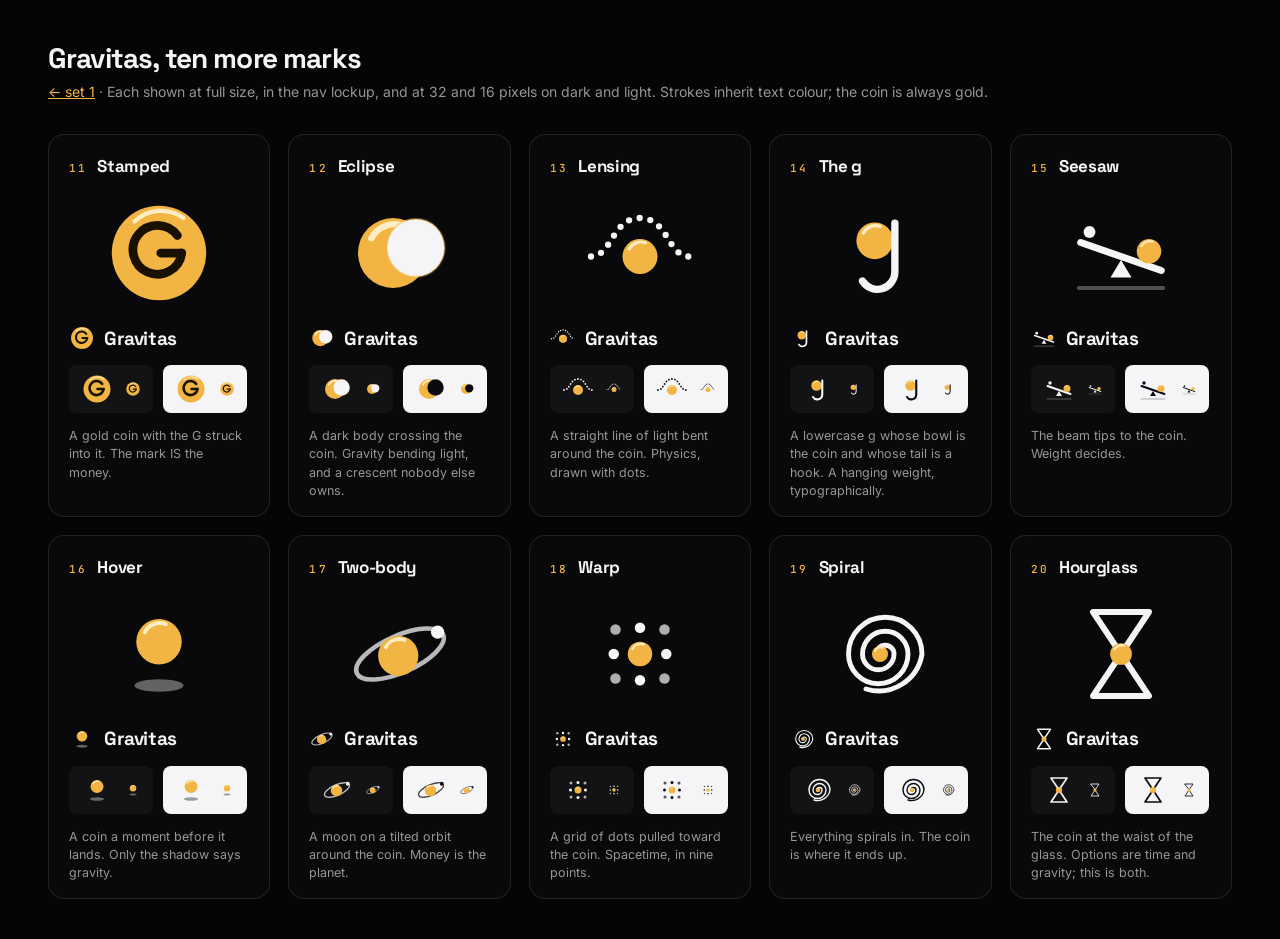
<file: brand/explorations-2.html>
<!doctype html><html lang="en"><head><meta charset="utf-8"><title>Gravitas · logo explorations, set 2</title>
<link href="https://fonts.googleapis.com/css2?family=Space+Grotesk:wght@500;700&family=Inter:wght@400&family=JetBrains+Mono:wght@500&display=swap" rel="stylesheet">
<style>
:root{--bg:#050507;--ink:#f5f5f7;--ink2:rgba(245,245,247,.6);--gold:#f2b544}
body{margin:0;background:var(--bg);color:var(--ink);font-family:Inter,sans-serif;padding:40px 48px}
h1{font:700 28px 'Space Grotesk';letter-spacing:-.03em;margin:0 0 6px}
.sub{color:var(--ink2);font-size:14px;margin:0 0 32px}
main{display:grid;grid-template-columns:repeat(5,1fr);gap:18px}
article{border:1px solid rgba(255,255,255,.1);border-radius:16px;padding:20px 20px 16px;display:flex;flex-direction:column;gap:14px;background:rgba(255,255,255,.02)}
header{display:flex;align-items:baseline;gap:10px}
.n{font:500 11px 'JetBrains Mono';color:var(--gold);letter-spacing:.2em}
h2{font:700 17px 'Space Grotesk';margin:0;letter-spacing:-.02em}
.big{display:flex;justify-content:center;padding:6px 0 2px}
.lock{display:flex;align-items:center;gap:9px;font:700 19px 'Space Grotesk';letter-spacing:-.02em}
.sizes{display:flex;gap:10px}
.sizes span{display:inline-flex;align-items:center;gap:12px;padding:8px 12px;border-radius:8px;background:rgba(255,255,255,.04)}
.sizes .light{background:#f5f5f7;color:#0b0b0f}
p{margin:0;font-size:12.5px;line-height:1.45;color:var(--ink2)}
</style></head><body>
<h1>Gravitas, ten more marks</h1>
<p class="sub"><a href="explorations.html" style="color:#f2b544">← set 1</a> · Each shown at full size, in the nav lockup, and at 32 and 16 pixels on dark and light. Strokes inherit text colour; the coin is always gold.</p>
<main><article>
  <header><span class="n">11</span><h2>Stamped</h2></header>
  <div class="big"><svg viewBox="0 0 64 64" width="112" height="112" xmlns="http://www.w3.org/2000/svg"><circle cx="32" cy="32" r="27" fill="#f2b544"/><path d="M18 14 A22 22 0 0 1 46 12" fill="none" stroke="#fff3d2" stroke-width="2.4" stroke-linecap="round" opacity=".9"/><path d="M42.5 22 A14 14 0 1 0 45 32" stroke="#1a1000" stroke-width="5" stroke-linecap="round" fill="none"/><path d="M33 32 H45" stroke="#1a1000" stroke-width="5" stroke-linecap="round"/></svg></div>
  <div class="lock"><svg viewBox="0 0 64 64" width="26" height="26" xmlns="http://www.w3.org/2000/svg"><circle cx="32" cy="32" r="27" fill="#f2b544"/><path d="M18 14 A22 22 0 0 1 46 12" fill="none" stroke="#fff3d2" stroke-width="2.4" stroke-linecap="round" opacity=".9"/><path d="M42.5 22 A14 14 0 1 0 45 32" stroke="#1a1000" stroke-width="5" stroke-linecap="round" fill="none"/><path d="M33 32 H45" stroke="#1a1000" stroke-width="5" stroke-linecap="round"/></svg><b>Gravitas</b></div>
  <div class="sizes"><span><svg viewBox="0 0 64 64" width="32" height="32" xmlns="http://www.w3.org/2000/svg"><circle cx="32" cy="32" r="27" fill="#f2b544"/><path d="M18 14 A22 22 0 0 1 46 12" fill="none" stroke="#fff3d2" stroke-width="2.4" stroke-linecap="round" opacity=".9"/><path d="M42.5 22 A14 14 0 1 0 45 32" stroke="#1a1000" stroke-width="5" stroke-linecap="round" fill="none"/><path d="M33 32 H45" stroke="#1a1000" stroke-width="5" stroke-linecap="round"/></svg><svg viewBox="0 0 64 64" width="16" height="16" xmlns="http://www.w3.org/2000/svg"><circle cx="32" cy="32" r="27" fill="#f2b544"/><path d="M18 14 A22 22 0 0 1 46 12" fill="none" stroke="#fff3d2" stroke-width="2.4" stroke-linecap="round" opacity=".9"/><path d="M42.5 22 A14 14 0 1 0 45 32" stroke="#1a1000" stroke-width="5" stroke-linecap="round" fill="none"/><path d="M33 32 H45" stroke="#1a1000" stroke-width="5" stroke-linecap="round"/></svg></span><span class="light"><svg viewBox="0 0 64 64" width="32" height="32" xmlns="http://www.w3.org/2000/svg"><circle cx="32" cy="32" r="27" fill="#f2b544"/><path d="M18 14 A22 22 0 0 1 46 12" fill="none" stroke="#fff3d2" stroke-width="2.4" stroke-linecap="round" opacity=".9"/><path d="M42.5 22 A14 14 0 1 0 45 32" stroke="#1a1000" stroke-width="5" stroke-linecap="round" fill="none"/><path d="M33 32 H45" stroke="#1a1000" stroke-width="5" stroke-linecap="round"/></svg><svg viewBox="0 0 64 64" width="16" height="16" xmlns="http://www.w3.org/2000/svg"><circle cx="32" cy="32" r="27" fill="#f2b544"/><path d="M18 14 A22 22 0 0 1 46 12" fill="none" stroke="#fff3d2" stroke-width="2.4" stroke-linecap="round" opacity=".9"/><path d="M42.5 22 A14 14 0 1 0 45 32" stroke="#1a1000" stroke-width="5" stroke-linecap="round" fill="none"/><path d="M33 32 H45" stroke="#1a1000" stroke-width="5" stroke-linecap="round"/></svg></span></div>
  <p>A gold coin with the G struck into it. The mark IS the money.</p>
</article><article>
  <header><span class="n">12</span><h2>Eclipse</h2></header>
  <div class="big"><svg viewBox="0 0 64 64" width="112" height="112" xmlns="http://www.w3.org/2000/svg"><circle cx="28" cy="32" r="20" fill="#f2b544"/><path d="M15.6 23.6 A15.0 15.0 0 0 1 34.0 16.4" fill="none" stroke="#fff3d2" stroke-width="3.6" stroke-linecap="round" opacity=".9"/><circle cx="41" cy="29" r="16.5" fill="currentColor"/><circle cx="41" cy="29" r="16.5" fill="none" stroke="#f2b544" stroke-width="1.2" opacity=".35"/></svg></div>
  <div class="lock"><svg viewBox="0 0 64 64" width="26" height="26" xmlns="http://www.w3.org/2000/svg"><circle cx="28" cy="32" r="20" fill="#f2b544"/><path d="M15.6 23.6 A15.0 15.0 0 0 1 34.0 16.4" fill="none" stroke="#fff3d2" stroke-width="3.6" stroke-linecap="round" opacity=".9"/><circle cx="41" cy="29" r="16.5" fill="currentColor"/><circle cx="41" cy="29" r="16.5" fill="none" stroke="#f2b544" stroke-width="1.2" opacity=".35"/></svg><b>Gravitas</b></div>
  <div class="sizes"><span><svg viewBox="0 0 64 64" width="32" height="32" xmlns="http://www.w3.org/2000/svg"><circle cx="28" cy="32" r="20" fill="#f2b544"/><path d="M15.6 23.6 A15.0 15.0 0 0 1 34.0 16.4" fill="none" stroke="#fff3d2" stroke-width="3.6" stroke-linecap="round" opacity=".9"/><circle cx="41" cy="29" r="16.5" fill="currentColor"/><circle cx="41" cy="29" r="16.5" fill="none" stroke="#f2b544" stroke-width="1.2" opacity=".35"/></svg><svg viewBox="0 0 64 64" width="16" height="16" xmlns="http://www.w3.org/2000/svg"><circle cx="28" cy="32" r="20" fill="#f2b544"/><path d="M15.6 23.6 A15.0 15.0 0 0 1 34.0 16.4" fill="none" stroke="#fff3d2" stroke-width="3.6" stroke-linecap="round" opacity=".9"/><circle cx="41" cy="29" r="16.5" fill="currentColor"/><circle cx="41" cy="29" r="16.5" fill="none" stroke="#f2b544" stroke-width="1.2" opacity=".35"/></svg></span><span class="light"><svg viewBox="0 0 64 64" width="32" height="32" xmlns="http://www.w3.org/2000/svg"><circle cx="28" cy="32" r="20" fill="#f2b544"/><path d="M15.6 23.6 A15.0 15.0 0 0 1 34.0 16.4" fill="none" stroke="#fff3d2" stroke-width="3.6" stroke-linecap="round" opacity=".9"/><circle cx="41" cy="29" r="16.5" fill="currentColor"/><circle cx="41" cy="29" r="16.5" fill="none" stroke="#f2b544" stroke-width="1.2" opacity=".35"/></svg><svg viewBox="0 0 64 64" width="16" height="16" xmlns="http://www.w3.org/2000/svg"><circle cx="28" cy="32" r="20" fill="#f2b544"/><path d="M15.6 23.6 A15.0 15.0 0 0 1 34.0 16.4" fill="none" stroke="#fff3d2" stroke-width="3.6" stroke-linecap="round" opacity=".9"/><circle cx="41" cy="29" r="16.5" fill="currentColor"/><circle cx="41" cy="29" r="16.5" fill="none" stroke="#f2b544" stroke-width="1.2" opacity=".35"/></svg></span></div>
  <p>A dark body crossing the coin. Gravity bending light, and a crescent nobody else owns.</p>
</article><article>
  <header><span class="n">13</span><h2>Lensing</h2></header>
  <div class="big"><svg viewBox="0 0 64 64" width="112" height="112" xmlns="http://www.w3.org/2000/svg"><path d="M4 34 C16 34 16 12 32 12 C48 12 48 34 60 34" stroke="currentColor" stroke-linecap="round" stroke-linejoin="round" fill="none" stroke-width="3.6" stroke-dasharray="0 6.2"/><circle cx="32" cy="34" r="10" fill="#f2b544"/><path d="M25.8 29.8 A7.5 7.5 0 0 1 35.0 26.2" fill="none" stroke="#fff3d2" stroke-width="1.8" stroke-linecap="round" opacity=".9"/></svg></div>
  <div class="lock"><svg viewBox="0 0 64 64" width="26" height="26" xmlns="http://www.w3.org/2000/svg"><path d="M4 34 C16 34 16 12 32 12 C48 12 48 34 60 34" stroke="currentColor" stroke-linecap="round" stroke-linejoin="round" fill="none" stroke-width="3.6" stroke-dasharray="0 6.2"/><circle cx="32" cy="34" r="10" fill="#f2b544"/><path d="M25.8 29.8 A7.5 7.5 0 0 1 35.0 26.2" fill="none" stroke="#fff3d2" stroke-width="1.8" stroke-linecap="round" opacity=".9"/></svg><b>Gravitas</b></div>
  <div class="sizes"><span><svg viewBox="0 0 64 64" width="32" height="32" xmlns="http://www.w3.org/2000/svg"><path d="M4 34 C16 34 16 12 32 12 C48 12 48 34 60 34" stroke="currentColor" stroke-linecap="round" stroke-linejoin="round" fill="none" stroke-width="3.6" stroke-dasharray="0 6.2"/><circle cx="32" cy="34" r="10" fill="#f2b544"/><path d="M25.8 29.8 A7.5 7.5 0 0 1 35.0 26.2" fill="none" stroke="#fff3d2" stroke-width="1.8" stroke-linecap="round" opacity=".9"/></svg><svg viewBox="0 0 64 64" width="16" height="16" xmlns="http://www.w3.org/2000/svg"><path d="M4 34 C16 34 16 12 32 12 C48 12 48 34 60 34" stroke="currentColor" stroke-linecap="round" stroke-linejoin="round" fill="none" stroke-width="3.6" stroke-dasharray="0 6.2"/><circle cx="32" cy="34" r="10" fill="#f2b544"/><path d="M25.8 29.8 A7.5 7.5 0 0 1 35.0 26.2" fill="none" stroke="#fff3d2" stroke-width="1.8" stroke-linecap="round" opacity=".9"/></svg></span><span class="light"><svg viewBox="0 0 64 64" width="32" height="32" xmlns="http://www.w3.org/2000/svg"><path d="M4 34 C16 34 16 12 32 12 C48 12 48 34 60 34" stroke="currentColor" stroke-linecap="round" stroke-linejoin="round" fill="none" stroke-width="3.6" stroke-dasharray="0 6.2"/><circle cx="32" cy="34" r="10" fill="#f2b544"/><path d="M25.8 29.8 A7.5 7.5 0 0 1 35.0 26.2" fill="none" stroke="#fff3d2" stroke-width="1.8" stroke-linecap="round" opacity=".9"/></svg><svg viewBox="0 0 64 64" width="16" height="16" xmlns="http://www.w3.org/2000/svg"><path d="M4 34 C16 34 16 12 32 12 C48 12 48 34 60 34" stroke="currentColor" stroke-linecap="round" stroke-linejoin="round" fill="none" stroke-width="3.6" stroke-dasharray="0 6.2"/><circle cx="32" cy="34" r="10" fill="#f2b544"/><path d="M25.8 29.8 A7.5 7.5 0 0 1 35.0 26.2" fill="none" stroke="#fff3d2" stroke-width="1.8" stroke-linecap="round" opacity=".9"/></svg></span></div>
  <p>A straight line of light bent around the coin. Physics, drawn with dots.</p>
</article><article>
  <header><span class="n">14</span><h2>The g</h2></header>
  <div class="big"><svg viewBox="0 0 64 64" width="112" height="112" xmlns="http://www.w3.org/2000/svg"><circle cx="29" cy="25" r="10.5" fill="#f2b544"/><path d="M22.5 20.6 A7.9 7.9 0 0 1 32.1 16.8" fill="none" stroke="#fff3d2" stroke-width="1.9" stroke-linecap="round" opacity=".9"/><path d="M40.5 15 V43 A10 10 0 0 1 22 48" stroke="currentColor" stroke-linecap="round" stroke-linejoin="round" fill="none" stroke-width="4.2"/></svg></div>
  <div class="lock"><svg viewBox="0 0 64 64" width="26" height="26" xmlns="http://www.w3.org/2000/svg"><circle cx="29" cy="25" r="10.5" fill="#f2b544"/><path d="M22.5 20.6 A7.9 7.9 0 0 1 32.1 16.8" fill="none" stroke="#fff3d2" stroke-width="1.9" stroke-linecap="round" opacity=".9"/><path d="M40.5 15 V43 A10 10 0 0 1 22 48" stroke="currentColor" stroke-linecap="round" stroke-linejoin="round" fill="none" stroke-width="4.2"/></svg><b>Gravitas</b></div>
  <div class="sizes"><span><svg viewBox="0 0 64 64" width="32" height="32" xmlns="http://www.w3.org/2000/svg"><circle cx="29" cy="25" r="10.5" fill="#f2b544"/><path d="M22.5 20.6 A7.9 7.9 0 0 1 32.1 16.8" fill="none" stroke="#fff3d2" stroke-width="1.9" stroke-linecap="round" opacity=".9"/><path d="M40.5 15 V43 A10 10 0 0 1 22 48" stroke="currentColor" stroke-linecap="round" stroke-linejoin="round" fill="none" stroke-width="4.2"/></svg><svg viewBox="0 0 64 64" width="16" height="16" xmlns="http://www.w3.org/2000/svg"><circle cx="29" cy="25" r="10.5" fill="#f2b544"/><path d="M22.5 20.6 A7.9 7.9 0 0 1 32.1 16.8" fill="none" stroke="#fff3d2" stroke-width="1.9" stroke-linecap="round" opacity=".9"/><path d="M40.5 15 V43 A10 10 0 0 1 22 48" stroke="currentColor" stroke-linecap="round" stroke-linejoin="round" fill="none" stroke-width="4.2"/></svg></span><span class="light"><svg viewBox="0 0 64 64" width="32" height="32" xmlns="http://www.w3.org/2000/svg"><circle cx="29" cy="25" r="10.5" fill="#f2b544"/><path d="M22.5 20.6 A7.9 7.9 0 0 1 32.1 16.8" fill="none" stroke="#fff3d2" stroke-width="1.9" stroke-linecap="round" opacity=".9"/><path d="M40.5 15 V43 A10 10 0 0 1 22 48" stroke="currentColor" stroke-linecap="round" stroke-linejoin="round" fill="none" stroke-width="4.2"/></svg><svg viewBox="0 0 64 64" width="16" height="16" xmlns="http://www.w3.org/2000/svg"><circle cx="29" cy="25" r="10.5" fill="#f2b544"/><path d="M22.5 20.6 A7.9 7.9 0 0 1 32.1 16.8" fill="none" stroke="#fff3d2" stroke-width="1.9" stroke-linecap="round" opacity=".9"/><path d="M40.5 15 V43 A10 10 0 0 1 22 48" stroke="currentColor" stroke-linecap="round" stroke-linejoin="round" fill="none" stroke-width="4.2"/></svg></span></div>
  <p>A lowercase g whose bowl is the coin and whose tail is a hook. A hanging weight, typographically.</p>
</article><article>
  <header><span class="n">15</span><h2>Seesaw</h2></header>
  <div class="big"><svg viewBox="0 0 64 64" width="112" height="112" xmlns="http://www.w3.org/2000/svg"><path d="M8 52 H56" stroke="currentColor" stroke-linecap="round" stroke-linejoin="round" fill="none" stroke-width="2.4" opacity=".3"/><path d="M26 46 L32 36 L38 46 Z" fill="currentColor"/><path d="M9 26 L55 42" stroke="currentColor" stroke-linecap="round" stroke-linejoin="round" fill="none" stroke-width="4"/><circle cx="14" cy="20" r="3.4" fill="currentColor"/><circle cx="48" cy="31" r="7" fill="#f2b544"/><path d="M43.7 28.1 A5.2 5.2 0 0 1 50.1 25.5" fill="none" stroke="#fff3d2" stroke-width="1.3" stroke-linecap="round" opacity=".9"/></svg></div>
  <div class="lock"><svg viewBox="0 0 64 64" width="26" height="26" xmlns="http://www.w3.org/2000/svg"><path d="M8 52 H56" stroke="currentColor" stroke-linecap="round" stroke-linejoin="round" fill="none" stroke-width="2.4" opacity=".3"/><path d="M26 46 L32 36 L38 46 Z" fill="currentColor"/><path d="M9 26 L55 42" stroke="currentColor" stroke-linecap="round" stroke-linejoin="round" fill="none" stroke-width="4"/><circle cx="14" cy="20" r="3.4" fill="currentColor"/><circle cx="48" cy="31" r="7" fill="#f2b544"/><path d="M43.7 28.1 A5.2 5.2 0 0 1 50.1 25.5" fill="none" stroke="#fff3d2" stroke-width="1.3" stroke-linecap="round" opacity=".9"/></svg><b>Gravitas</b></div>
  <div class="sizes"><span><svg viewBox="0 0 64 64" width="32" height="32" xmlns="http://www.w3.org/2000/svg"><path d="M8 52 H56" stroke="currentColor" stroke-linecap="round" stroke-linejoin="round" fill="none" stroke-width="2.4" opacity=".3"/><path d="M26 46 L32 36 L38 46 Z" fill="currentColor"/><path d="M9 26 L55 42" stroke="currentColor" stroke-linecap="round" stroke-linejoin="round" fill="none" stroke-width="4"/><circle cx="14" cy="20" r="3.4" fill="currentColor"/><circle cx="48" cy="31" r="7" fill="#f2b544"/><path d="M43.7 28.1 A5.2 5.2 0 0 1 50.1 25.5" fill="none" stroke="#fff3d2" stroke-width="1.3" stroke-linecap="round" opacity=".9"/></svg><svg viewBox="0 0 64 64" width="16" height="16" xmlns="http://www.w3.org/2000/svg"><path d="M8 52 H56" stroke="currentColor" stroke-linecap="round" stroke-linejoin="round" fill="none" stroke-width="2.4" opacity=".3"/><path d="M26 46 L32 36 L38 46 Z" fill="currentColor"/><path d="M9 26 L55 42" stroke="currentColor" stroke-linecap="round" stroke-linejoin="round" fill="none" stroke-width="4"/><circle cx="14" cy="20" r="3.4" fill="currentColor"/><circle cx="48" cy="31" r="7" fill="#f2b544"/><path d="M43.7 28.1 A5.2 5.2 0 0 1 50.1 25.5" fill="none" stroke="#fff3d2" stroke-width="1.3" stroke-linecap="round" opacity=".9"/></svg></span><span class="light"><svg viewBox="0 0 64 64" width="32" height="32" xmlns="http://www.w3.org/2000/svg"><path d="M8 52 H56" stroke="currentColor" stroke-linecap="round" stroke-linejoin="round" fill="none" stroke-width="2.4" opacity=".3"/><path d="M26 46 L32 36 L38 46 Z" fill="currentColor"/><path d="M9 26 L55 42" stroke="currentColor" stroke-linecap="round" stroke-linejoin="round" fill="none" stroke-width="4"/><circle cx="14" cy="20" r="3.4" fill="currentColor"/><circle cx="48" cy="31" r="7" fill="#f2b544"/><path d="M43.7 28.1 A5.2 5.2 0 0 1 50.1 25.5" fill="none" stroke="#fff3d2" stroke-width="1.3" stroke-linecap="round" opacity=".9"/></svg><svg viewBox="0 0 64 64" width="16" height="16" xmlns="http://www.w3.org/2000/svg"><path d="M8 52 H56" stroke="currentColor" stroke-linecap="round" stroke-linejoin="round" fill="none" stroke-width="2.4" opacity=".3"/><path d="M26 46 L32 36 L38 46 Z" fill="currentColor"/><path d="M9 26 L55 42" stroke="currentColor" stroke-linecap="round" stroke-linejoin="round" fill="none" stroke-width="4"/><circle cx="14" cy="20" r="3.4" fill="currentColor"/><circle cx="48" cy="31" r="7" fill="#f2b544"/><path d="M43.7 28.1 A5.2 5.2 0 0 1 50.1 25.5" fill="none" stroke="#fff3d2" stroke-width="1.3" stroke-linecap="round" opacity=".9"/></svg></span></div>
  <p>The beam tips to the coin. Weight decides.</p>
</article><article>
  <header><span class="n">16</span><h2>Hover</h2></header>
  <div class="big"><svg viewBox="0 0 64 64" width="112" height="112" xmlns="http://www.w3.org/2000/svg"><circle cx="32" cy="25" r="13" fill="#f2b544"/><path d="M23.9 19.5 A9.8 9.8 0 0 1 35.9 14.9" fill="none" stroke="#fff3d2" stroke-width="2.3" stroke-linecap="round" opacity=".9"/><ellipse cx="32" cy="50" rx="14" ry="3.6" fill="currentColor" opacity=".38"/></svg></div>
  <div class="lock"><svg viewBox="0 0 64 64" width="26" height="26" xmlns="http://www.w3.org/2000/svg"><circle cx="32" cy="25" r="13" fill="#f2b544"/><path d="M23.9 19.5 A9.8 9.8 0 0 1 35.9 14.9" fill="none" stroke="#fff3d2" stroke-width="2.3" stroke-linecap="round" opacity=".9"/><ellipse cx="32" cy="50" rx="14" ry="3.6" fill="currentColor" opacity=".38"/></svg><b>Gravitas</b></div>
  <div class="sizes"><span><svg viewBox="0 0 64 64" width="32" height="32" xmlns="http://www.w3.org/2000/svg"><circle cx="32" cy="25" r="13" fill="#f2b544"/><path d="M23.9 19.5 A9.8 9.8 0 0 1 35.9 14.9" fill="none" stroke="#fff3d2" stroke-width="2.3" stroke-linecap="round" opacity=".9"/><ellipse cx="32" cy="50" rx="14" ry="3.6" fill="currentColor" opacity=".38"/></svg><svg viewBox="0 0 64 64" width="16" height="16" xmlns="http://www.w3.org/2000/svg"><circle cx="32" cy="25" r="13" fill="#f2b544"/><path d="M23.9 19.5 A9.8 9.8 0 0 1 35.9 14.9" fill="none" stroke="#fff3d2" stroke-width="2.3" stroke-linecap="round" opacity=".9"/><ellipse cx="32" cy="50" rx="14" ry="3.6" fill="currentColor" opacity=".38"/></svg></span><span class="light"><svg viewBox="0 0 64 64" width="32" height="32" xmlns="http://www.w3.org/2000/svg"><circle cx="32" cy="25" r="13" fill="#f2b544"/><path d="M23.9 19.5 A9.8 9.8 0 0 1 35.9 14.9" fill="none" stroke="#fff3d2" stroke-width="2.3" stroke-linecap="round" opacity=".9"/><ellipse cx="32" cy="50" rx="14" ry="3.6" fill="currentColor" opacity=".38"/></svg><svg viewBox="0 0 64 64" width="16" height="16" xmlns="http://www.w3.org/2000/svg"><circle cx="32" cy="25" r="13" fill="#f2b544"/><path d="M23.9 19.5 A9.8 9.8 0 0 1 35.9 14.9" fill="none" stroke="#fff3d2" stroke-width="2.3" stroke-linecap="round" opacity=".9"/><ellipse cx="32" cy="50" rx="14" ry="3.6" fill="currentColor" opacity=".38"/></svg></span></div>
  <p>A coin a moment before it lands. Only the shadow says gravity.</p>
</article><article>
  <header><span class="n">17</span><h2>Two-body</h2></header>
  <div class="big"><svg viewBox="0 0 64 64" width="112" height="112" xmlns="http://www.w3.org/2000/svg"><ellipse cx="32" cy="32" rx="27" ry="10.5" transform="rotate(-24 32 32)" stroke="currentColor" stroke-linecap="round" stroke-linejoin="round" fill="none" stroke-width="2.6" opacity=".75"/><circle cx="31" cy="33" r="11.5" fill="#f2b544"/><path d="M23.9 28.2 A8.6 8.6 0 0 1 34.5 24.0" fill="none" stroke="#fff3d2" stroke-width="2.1" stroke-linecap="round" opacity=".9"/><circle cx="53.5" cy="19.5" r="3.8" fill="currentColor"/></svg></div>
  <div class="lock"><svg viewBox="0 0 64 64" width="26" height="26" xmlns="http://www.w3.org/2000/svg"><ellipse cx="32" cy="32" rx="27" ry="10.5" transform="rotate(-24 32 32)" stroke="currentColor" stroke-linecap="round" stroke-linejoin="round" fill="none" stroke-width="2.6" opacity=".75"/><circle cx="31" cy="33" r="11.5" fill="#f2b544"/><path d="M23.9 28.2 A8.6 8.6 0 0 1 34.5 24.0" fill="none" stroke="#fff3d2" stroke-width="2.1" stroke-linecap="round" opacity=".9"/><circle cx="53.5" cy="19.5" r="3.8" fill="currentColor"/></svg><b>Gravitas</b></div>
  <div class="sizes"><span><svg viewBox="0 0 64 64" width="32" height="32" xmlns="http://www.w3.org/2000/svg"><ellipse cx="32" cy="32" rx="27" ry="10.5" transform="rotate(-24 32 32)" stroke="currentColor" stroke-linecap="round" stroke-linejoin="round" fill="none" stroke-width="2.6" opacity=".75"/><circle cx="31" cy="33" r="11.5" fill="#f2b544"/><path d="M23.9 28.2 A8.6 8.6 0 0 1 34.5 24.0" fill="none" stroke="#fff3d2" stroke-width="2.1" stroke-linecap="round" opacity=".9"/><circle cx="53.5" cy="19.5" r="3.8" fill="currentColor"/></svg><svg viewBox="0 0 64 64" width="16" height="16" xmlns="http://www.w3.org/2000/svg"><ellipse cx="32" cy="32" rx="27" ry="10.5" transform="rotate(-24 32 32)" stroke="currentColor" stroke-linecap="round" stroke-linejoin="round" fill="none" stroke-width="2.6" opacity=".75"/><circle cx="31" cy="33" r="11.5" fill="#f2b544"/><path d="M23.9 28.2 A8.6 8.6 0 0 1 34.5 24.0" fill="none" stroke="#fff3d2" stroke-width="2.1" stroke-linecap="round" opacity=".9"/><circle cx="53.5" cy="19.5" r="3.8" fill="currentColor"/></svg></span><span class="light"><svg viewBox="0 0 64 64" width="32" height="32" xmlns="http://www.w3.org/2000/svg"><ellipse cx="32" cy="32" rx="27" ry="10.5" transform="rotate(-24 32 32)" stroke="currentColor" stroke-linecap="round" stroke-linejoin="round" fill="none" stroke-width="2.6" opacity=".75"/><circle cx="31" cy="33" r="11.5" fill="#f2b544"/><path d="M23.9 28.2 A8.6 8.6 0 0 1 34.5 24.0" fill="none" stroke="#fff3d2" stroke-width="2.1" stroke-linecap="round" opacity=".9"/><circle cx="53.5" cy="19.5" r="3.8" fill="currentColor"/></svg><svg viewBox="0 0 64 64" width="16" height="16" xmlns="http://www.w3.org/2000/svg"><ellipse cx="32" cy="32" rx="27" ry="10.5" transform="rotate(-24 32 32)" stroke="currentColor" stroke-linecap="round" stroke-linejoin="round" fill="none" stroke-width="2.6" opacity=".75"/><circle cx="31" cy="33" r="11.5" fill="#f2b544"/><path d="M23.9 28.2 A8.6 8.6 0 0 1 34.5 24.0" fill="none" stroke="#fff3d2" stroke-width="2.1" stroke-linecap="round" opacity=".9"/><circle cx="53.5" cy="19.5" r="3.8" fill="currentColor"/></svg></span></div>
  <p>A moon on a tilted orbit around the coin. Money is the planet.</p>
</article><article>
  <header><span class="n">18</span><h2>Warp</h2></header>
  <div class="big"><svg viewBox="0 0 64 64" width="112" height="112" xmlns="http://www.w3.org/2000/svg"><g fill="currentColor"><circle cx="18" cy="18" r="3" opacity=".7"/><circle cx="32" cy="17" r="3"/><circle cx="46" cy="18" r="3" opacity=".7"/><circle cx="17" cy="32" r="3"/><circle cx="47" cy="32" r="3"/><circle cx="18" cy="46" r="3" opacity=".7"/><circle cx="32" cy="47" r="3"/><circle cx="46" cy="46" r="3" opacity=".7"/></g><circle cx="32" cy="32" r="7" fill="#f2b544"/><path d="M27.7 29.1 A5.2 5.2 0 0 1 34.1 26.5" fill="none" stroke="#fff3d2" stroke-width="1.3" stroke-linecap="round" opacity=".9"/></svg></div>
  <div class="lock"><svg viewBox="0 0 64 64" width="26" height="26" xmlns="http://www.w3.org/2000/svg"><g fill="currentColor"><circle cx="18" cy="18" r="3" opacity=".7"/><circle cx="32" cy="17" r="3"/><circle cx="46" cy="18" r="3" opacity=".7"/><circle cx="17" cy="32" r="3"/><circle cx="47" cy="32" r="3"/><circle cx="18" cy="46" r="3" opacity=".7"/><circle cx="32" cy="47" r="3"/><circle cx="46" cy="46" r="3" opacity=".7"/></g><circle cx="32" cy="32" r="7" fill="#f2b544"/><path d="M27.7 29.1 A5.2 5.2 0 0 1 34.1 26.5" fill="none" stroke="#fff3d2" stroke-width="1.3" stroke-linecap="round" opacity=".9"/></svg><b>Gravitas</b></div>
  <div class="sizes"><span><svg viewBox="0 0 64 64" width="32" height="32" xmlns="http://www.w3.org/2000/svg"><g fill="currentColor"><circle cx="18" cy="18" r="3" opacity=".7"/><circle cx="32" cy="17" r="3"/><circle cx="46" cy="18" r="3" opacity=".7"/><circle cx="17" cy="32" r="3"/><circle cx="47" cy="32" r="3"/><circle cx="18" cy="46" r="3" opacity=".7"/><circle cx="32" cy="47" r="3"/><circle cx="46" cy="46" r="3" opacity=".7"/></g><circle cx="32" cy="32" r="7" fill="#f2b544"/><path d="M27.7 29.1 A5.2 5.2 0 0 1 34.1 26.5" fill="none" stroke="#fff3d2" stroke-width="1.3" stroke-linecap="round" opacity=".9"/></svg><svg viewBox="0 0 64 64" width="16" height="16" xmlns="http://www.w3.org/2000/svg"><g fill="currentColor"><circle cx="18" cy="18" r="3" opacity=".7"/><circle cx="32" cy="17" r="3"/><circle cx="46" cy="18" r="3" opacity=".7"/><circle cx="17" cy="32" r="3"/><circle cx="47" cy="32" r="3"/><circle cx="18" cy="46" r="3" opacity=".7"/><circle cx="32" cy="47" r="3"/><circle cx="46" cy="46" r="3" opacity=".7"/></g><circle cx="32" cy="32" r="7" fill="#f2b544"/><path d="M27.7 29.1 A5.2 5.2 0 0 1 34.1 26.5" fill="none" stroke="#fff3d2" stroke-width="1.3" stroke-linecap="round" opacity=".9"/></svg></span><span class="light"><svg viewBox="0 0 64 64" width="32" height="32" xmlns="http://www.w3.org/2000/svg"><g fill="currentColor"><circle cx="18" cy="18" r="3" opacity=".7"/><circle cx="32" cy="17" r="3"/><circle cx="46" cy="18" r="3" opacity=".7"/><circle cx="17" cy="32" r="3"/><circle cx="47" cy="32" r="3"/><circle cx="18" cy="46" r="3" opacity=".7"/><circle cx="32" cy="47" r="3"/><circle cx="46" cy="46" r="3" opacity=".7"/></g><circle cx="32" cy="32" r="7" fill="#f2b544"/><path d="M27.7 29.1 A5.2 5.2 0 0 1 34.1 26.5" fill="none" stroke="#fff3d2" stroke-width="1.3" stroke-linecap="round" opacity=".9"/></svg><svg viewBox="0 0 64 64" width="16" height="16" xmlns="http://www.w3.org/2000/svg"><g fill="currentColor"><circle cx="18" cy="18" r="3" opacity=".7"/><circle cx="32" cy="17" r="3"/><circle cx="46" cy="18" r="3" opacity=".7"/><circle cx="17" cy="32" r="3"/><circle cx="47" cy="32" r="3"/><circle cx="18" cy="46" r="3" opacity=".7"/><circle cx="32" cy="47" r="3"/><circle cx="46" cy="46" r="3" opacity=".7"/></g><circle cx="32" cy="32" r="7" fill="#f2b544"/><path d="M27.7 29.1 A5.2 5.2 0 0 1 34.1 26.5" fill="none" stroke="#fff3d2" stroke-width="1.3" stroke-linecap="round" opacity=".9"/></svg></span></div>
  <p>A grid of dots pulled toward the coin. Spacetime, in nine points.</p>
</article><article>
  <header><span class="n">19</span><h2>Spiral</h2></header>
  <div class="big"><svg viewBox="0 0 64 64" width="112" height="112" xmlns="http://www.w3.org/2000/svg"><path d="M34 32 A2 2 0 0 1 30 32 A5 5 0 0 1 40 32 A9 9 0 0 1 22 32 A13 13 0 0 1 48 32 A17 17 0 0 1 14 32 A21 21 0 0 1 56 32 A25 25 0 0 1 24 52" stroke="currentColor" stroke-linecap="round" stroke-linejoin="round" fill="none" stroke-width="2.8"/><circle cx="32" cy="32" r="4.6" fill="#f2b544"/><path d="M29.1 30.1 A3.4 3.4 0 0 1 33.4 28.4" fill="none" stroke="#fff3d2" stroke-width="1.2" stroke-linecap="round" opacity=".9"/></svg></div>
  <div class="lock"><svg viewBox="0 0 64 64" width="26" height="26" xmlns="http://www.w3.org/2000/svg"><path d="M34 32 A2 2 0 0 1 30 32 A5 5 0 0 1 40 32 A9 9 0 0 1 22 32 A13 13 0 0 1 48 32 A17 17 0 0 1 14 32 A21 21 0 0 1 56 32 A25 25 0 0 1 24 52" stroke="currentColor" stroke-linecap="round" stroke-linejoin="round" fill="none" stroke-width="2.8"/><circle cx="32" cy="32" r="4.6" fill="#f2b544"/><path d="M29.1 30.1 A3.4 3.4 0 0 1 33.4 28.4" fill="none" stroke="#fff3d2" stroke-width="1.2" stroke-linecap="round" opacity=".9"/></svg><b>Gravitas</b></div>
  <div class="sizes"><span><svg viewBox="0 0 64 64" width="32" height="32" xmlns="http://www.w3.org/2000/svg"><path d="M34 32 A2 2 0 0 1 30 32 A5 5 0 0 1 40 32 A9 9 0 0 1 22 32 A13 13 0 0 1 48 32 A17 17 0 0 1 14 32 A21 21 0 0 1 56 32 A25 25 0 0 1 24 52" stroke="currentColor" stroke-linecap="round" stroke-linejoin="round" fill="none" stroke-width="2.8"/><circle cx="32" cy="32" r="4.6" fill="#f2b544"/><path d="M29.1 30.1 A3.4 3.4 0 0 1 33.4 28.4" fill="none" stroke="#fff3d2" stroke-width="1.2" stroke-linecap="round" opacity=".9"/></svg><svg viewBox="0 0 64 64" width="16" height="16" xmlns="http://www.w3.org/2000/svg"><path d="M34 32 A2 2 0 0 1 30 32 A5 5 0 0 1 40 32 A9 9 0 0 1 22 32 A13 13 0 0 1 48 32 A17 17 0 0 1 14 32 A21 21 0 0 1 56 32 A25 25 0 0 1 24 52" stroke="currentColor" stroke-linecap="round" stroke-linejoin="round" fill="none" stroke-width="2.8"/><circle cx="32" cy="32" r="4.6" fill="#f2b544"/><path d="M29.1 30.1 A3.4 3.4 0 0 1 33.4 28.4" fill="none" stroke="#fff3d2" stroke-width="1.2" stroke-linecap="round" opacity=".9"/></svg></span><span class="light"><svg viewBox="0 0 64 64" width="32" height="32" xmlns="http://www.w3.org/2000/svg"><path d="M34 32 A2 2 0 0 1 30 32 A5 5 0 0 1 40 32 A9 9 0 0 1 22 32 A13 13 0 0 1 48 32 A17 17 0 0 1 14 32 A21 21 0 0 1 56 32 A25 25 0 0 1 24 52" stroke="currentColor" stroke-linecap="round" stroke-linejoin="round" fill="none" stroke-width="2.8"/><circle cx="32" cy="32" r="4.6" fill="#f2b544"/><path d="M29.1 30.1 A3.4 3.4 0 0 1 33.4 28.4" fill="none" stroke="#fff3d2" stroke-width="1.2" stroke-linecap="round" opacity=".9"/></svg><svg viewBox="0 0 64 64" width="16" height="16" xmlns="http://www.w3.org/2000/svg"><path d="M34 32 A2 2 0 0 1 30 32 A5 5 0 0 1 40 32 A9 9 0 0 1 22 32 A13 13 0 0 1 48 32 A17 17 0 0 1 14 32 A21 21 0 0 1 56 32 A25 25 0 0 1 24 52" stroke="currentColor" stroke-linecap="round" stroke-linejoin="round" fill="none" stroke-width="2.8"/><circle cx="32" cy="32" r="4.6" fill="#f2b544"/><path d="M29.1 30.1 A3.4 3.4 0 0 1 33.4 28.4" fill="none" stroke="#fff3d2" stroke-width="1.2" stroke-linecap="round" opacity=".9"/></svg></span></div>
  <p>Everything spirals in. The coin is where it ends up.</p>
</article><article>
  <header><span class="n">20</span><h2>Hourglass</h2></header>
  <div class="big"><svg viewBox="0 0 64 64" width="112" height="112" xmlns="http://www.w3.org/2000/svg"><path d="M16 8 H48 L32 32 L48 56 H16 L32 32 Z" stroke="currentColor" stroke-linecap="round" stroke-linejoin="round" fill="none" stroke-width="3.4"/><circle cx="32" cy="32" r="6.2" fill="#f2b544"/><path d="M28.2 29.4 A4.7 4.7 0 0 1 33.9 27.2" fill="none" stroke="#fff3d2" stroke-width="1.2" stroke-linecap="round" opacity=".9"/></svg></div>
  <div class="lock"><svg viewBox="0 0 64 64" width="26" height="26" xmlns="http://www.w3.org/2000/svg"><path d="M16 8 H48 L32 32 L48 56 H16 L32 32 Z" stroke="currentColor" stroke-linecap="round" stroke-linejoin="round" fill="none" stroke-width="3.4"/><circle cx="32" cy="32" r="6.2" fill="#f2b544"/><path d="M28.2 29.4 A4.7 4.7 0 0 1 33.9 27.2" fill="none" stroke="#fff3d2" stroke-width="1.2" stroke-linecap="round" opacity=".9"/></svg><b>Gravitas</b></div>
  <div class="sizes"><span><svg viewBox="0 0 64 64" width="32" height="32" xmlns="http://www.w3.org/2000/svg"><path d="M16 8 H48 L32 32 L48 56 H16 L32 32 Z" stroke="currentColor" stroke-linecap="round" stroke-linejoin="round" fill="none" stroke-width="3.4"/><circle cx="32" cy="32" r="6.2" fill="#f2b544"/><path d="M28.2 29.4 A4.7 4.7 0 0 1 33.9 27.2" fill="none" stroke="#fff3d2" stroke-width="1.2" stroke-linecap="round" opacity=".9"/></svg><svg viewBox="0 0 64 64" width="16" height="16" xmlns="http://www.w3.org/2000/svg"><path d="M16 8 H48 L32 32 L48 56 H16 L32 32 Z" stroke="currentColor" stroke-linecap="round" stroke-linejoin="round" fill="none" stroke-width="3.4"/><circle cx="32" cy="32" r="6.2" fill="#f2b544"/><path d="M28.2 29.4 A4.7 4.7 0 0 1 33.9 27.2" fill="none" stroke="#fff3d2" stroke-width="1.2" stroke-linecap="round" opacity=".9"/></svg></span><span class="light"><svg viewBox="0 0 64 64" width="32" height="32" xmlns="http://www.w3.org/2000/svg"><path d="M16 8 H48 L32 32 L48 56 H16 L32 32 Z" stroke="currentColor" stroke-linecap="round" stroke-linejoin="round" fill="none" stroke-width="3.4"/><circle cx="32" cy="32" r="6.2" fill="#f2b544"/><path d="M28.2 29.4 A4.7 4.7 0 0 1 33.9 27.2" fill="none" stroke="#fff3d2" stroke-width="1.2" stroke-linecap="round" opacity=".9"/></svg><svg viewBox="0 0 64 64" width="16" height="16" xmlns="http://www.w3.org/2000/svg"><path d="M16 8 H48 L32 32 L48 56 H16 L32 32 Z" stroke="currentColor" stroke-linecap="round" stroke-linejoin="round" fill="none" stroke-width="3.4"/><circle cx="32" cy="32" r="6.2" fill="#f2b544"/><path d="M28.2 29.4 A4.7 4.7 0 0 1 33.9 27.2" fill="none" stroke="#fff3d2" stroke-width="1.2" stroke-linecap="round" opacity=".9"/></svg></span></div>
  <p>The coin at the waist of the glass. Options are time and gravity; this is both.</p>
</article></main>
</body></html>
</file>
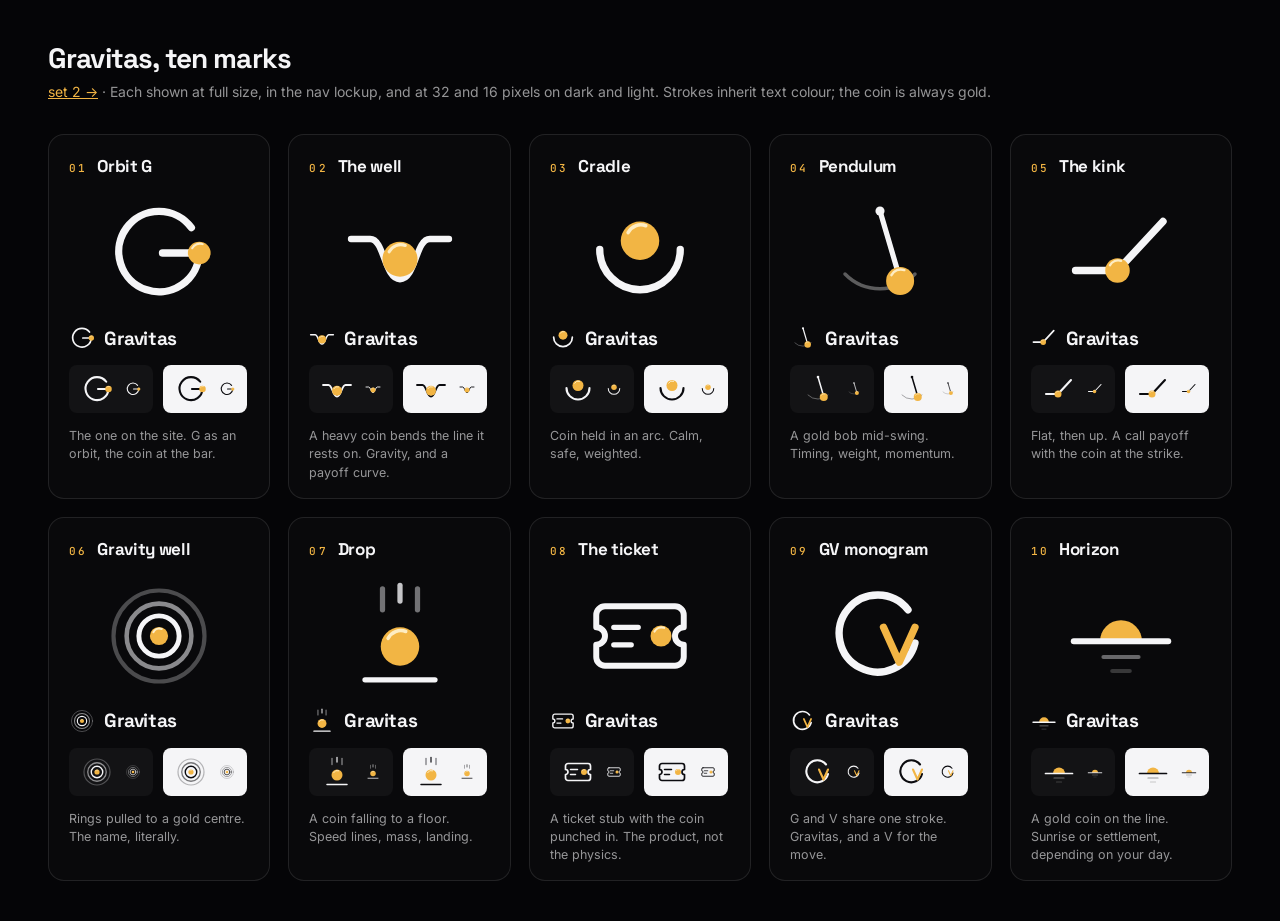
<file: brand/explorations.html>
<!doctype html><html lang="en"><head><meta charset="utf-8"><title>Gravitas · logo explorations</title>
<link href="https://fonts.googleapis.com/css2?family=Space+Grotesk:wght@500;700&family=Inter:wght@400&family=JetBrains+Mono:wght@500&display=swap" rel="stylesheet">
<style>
:root{--bg:#050507;--ink:#f5f5f7;--ink2:rgba(245,245,247,.6);--gold:#f2b544}
body{margin:0;background:var(--bg);color:var(--ink);font-family:Inter,sans-serif;padding:40px 48px}
h1{font:700 28px 'Space Grotesk';letter-spacing:-.03em;margin:0 0 6px}
.sub{color:var(--ink2);font-size:14px;margin:0 0 32px}
main{display:grid;grid-template-columns:repeat(5,1fr);gap:18px}
article{border:1px solid rgba(255,255,255,.1);border-radius:16px;padding:20px 20px 16px;display:flex;flex-direction:column;gap:14px;background:rgba(255,255,255,.02)}
header{display:flex;align-items:baseline;gap:10px}
.n{font:500 11px 'JetBrains Mono';color:var(--gold);letter-spacing:.2em}
h2{font:700 17px 'Space Grotesk';margin:0;letter-spacing:-.02em}
.big{display:flex;justify-content:center;padding:6px 0 2px}
.lock{display:flex;align-items:center;gap:9px;font:700 19px 'Space Grotesk';letter-spacing:-.02em}
.sizes{display:flex;gap:10px}
.sizes span{display:inline-flex;align-items:center;gap:12px;padding:8px 12px;border-radius:8px;background:rgba(255,255,255,.04)}
.sizes .light{background:#f5f5f7;color:#0b0b0f}
p{margin:0;font-size:12.5px;line-height:1.45;color:var(--ink2)}
</style></head><body>
<h1>Gravitas, ten marks</h1>
<p class="sub"><a href="explorations-2.html" style="color:#f2b544">set 2 →</a> · Each shown at full size, in the nav lockup, and at 32 and 16 pixels on dark and light. Strokes inherit text colour; the coin is always gold.</p>
<main><article>
  <header><span class="n">01</span><h2>Orbit G</h2></header>
  <div class="big"><svg viewBox="0 0 64 64" width="112" height="112" xmlns="http://www.w3.org/2000/svg"><path d="M50.5 17.5 A23 23 0 1 0 55 32" stroke="currentColor" stroke-linecap="round" stroke-linejoin="round" fill="none" stroke-width="4.2"/><path d="M34 32 H50" stroke="currentColor" stroke-linecap="round" stroke-linejoin="round" fill="none" stroke-width="4.2"/><circle cx="55" cy="32" r="6.5" fill="#f2b544"/><path d="M50.97 29.27 A4.875 4.875 0 0 1 56.95 26.93" fill="none" stroke="#fff3d2" stroke-width="1.2" stroke-linecap="round" opacity=".9"/></svg></div>
  <div class="lock"><svg viewBox="0 0 64 64" width="26" height="26" xmlns="http://www.w3.org/2000/svg"><path d="M50.5 17.5 A23 23 0 1 0 55 32" stroke="currentColor" stroke-linecap="round" stroke-linejoin="round" fill="none" stroke-width="4.2"/><path d="M34 32 H50" stroke="currentColor" stroke-linecap="round" stroke-linejoin="round" fill="none" stroke-width="4.2"/><circle cx="55" cy="32" r="6.5" fill="#f2b544"/><path d="M50.97 29.27 A4.875 4.875 0 0 1 56.95 26.93" fill="none" stroke="#fff3d2" stroke-width="1.2" stroke-linecap="round" opacity=".9"/></svg><b>Gravitas</b></div>
  <div class="sizes"><span><svg viewBox="0 0 64 64" width="32" height="32" xmlns="http://www.w3.org/2000/svg"><path d="M50.5 17.5 A23 23 0 1 0 55 32" stroke="currentColor" stroke-linecap="round" stroke-linejoin="round" fill="none" stroke-width="4.2"/><path d="M34 32 H50" stroke="currentColor" stroke-linecap="round" stroke-linejoin="round" fill="none" stroke-width="4.2"/><circle cx="55" cy="32" r="6.5" fill="#f2b544"/><path d="M50.97 29.27 A4.875 4.875 0 0 1 56.95 26.93" fill="none" stroke="#fff3d2" stroke-width="1.2" stroke-linecap="round" opacity=".9"/></svg><svg viewBox="0 0 64 64" width="16" height="16" xmlns="http://www.w3.org/2000/svg"><path d="M50.5 17.5 A23 23 0 1 0 55 32" stroke="currentColor" stroke-linecap="round" stroke-linejoin="round" fill="none" stroke-width="4.2"/><path d="M34 32 H50" stroke="currentColor" stroke-linecap="round" stroke-linejoin="round" fill="none" stroke-width="4.2"/><circle cx="55" cy="32" r="6.5" fill="#f2b544"/><path d="M50.97 29.27 A4.875 4.875 0 0 1 56.95 26.93" fill="none" stroke="#fff3d2" stroke-width="1.2" stroke-linecap="round" opacity=".9"/></svg></span><span class="light"><svg viewBox="0 0 64 64" width="32" height="32" xmlns="http://www.w3.org/2000/svg"><path d="M50.5 17.5 A23 23 0 1 0 55 32" stroke="currentColor" stroke-linecap="round" stroke-linejoin="round" fill="none" stroke-width="4.2"/><path d="M34 32 H50" stroke="currentColor" stroke-linecap="round" stroke-linejoin="round" fill="none" stroke-width="4.2"/><circle cx="55" cy="32" r="6.5" fill="#f2b544"/><path d="M50.97 29.27 A4.875 4.875 0 0 1 56.95 26.93" fill="none" stroke="#fff3d2" stroke-width="1.2" stroke-linecap="round" opacity=".9"/></svg><svg viewBox="0 0 64 64" width="16" height="16" xmlns="http://www.w3.org/2000/svg"><path d="M50.5 17.5 A23 23 0 1 0 55 32" stroke="currentColor" stroke-linecap="round" stroke-linejoin="round" fill="none" stroke-width="4.2"/><path d="M34 32 H50" stroke="currentColor" stroke-linecap="round" stroke-linejoin="round" fill="none" stroke-width="4.2"/><circle cx="55" cy="32" r="6.5" fill="#f2b544"/><path d="M50.97 29.27 A4.875 4.875 0 0 1 56.95 26.93" fill="none" stroke="#fff3d2" stroke-width="1.2" stroke-linecap="round" opacity=".9"/></svg></span></div>
  <p>The one on the site. G as an orbit, the coin at the bar.</p>
</article><article>
  <header><span class="n">02</span><h2>The well</h2></header>
  <div class="big"><svg viewBox="0 0 64 64" width="112" height="112" xmlns="http://www.w3.org/2000/svg"><path d="M4 24 H15 C23 24 23 47 32 47 C41 47 41 24 49 24 H60" stroke="currentColor" stroke-linecap="round" stroke-linejoin="round" fill="none" stroke-width="3.6"/><circle cx="32" cy="35.5" r="10" fill="#f2b544"/><path d="M25.8 31.3 A7.5 7.5 0 0 1 35.0 27.7" fill="none" stroke="#fff3d2" stroke-width="1.8" stroke-linecap="round" opacity=".9"/></svg></div>
  <div class="lock"><svg viewBox="0 0 64 64" width="26" height="26" xmlns="http://www.w3.org/2000/svg"><path d="M4 24 H15 C23 24 23 47 32 47 C41 47 41 24 49 24 H60" stroke="currentColor" stroke-linecap="round" stroke-linejoin="round" fill="none" stroke-width="3.6"/><circle cx="32" cy="35.5" r="10" fill="#f2b544"/><path d="M25.8 31.3 A7.5 7.5 0 0 1 35.0 27.7" fill="none" stroke="#fff3d2" stroke-width="1.8" stroke-linecap="round" opacity=".9"/></svg><b>Gravitas</b></div>
  <div class="sizes"><span><svg viewBox="0 0 64 64" width="32" height="32" xmlns="http://www.w3.org/2000/svg"><path d="M4 24 H15 C23 24 23 47 32 47 C41 47 41 24 49 24 H60" stroke="currentColor" stroke-linecap="round" stroke-linejoin="round" fill="none" stroke-width="3.6"/><circle cx="32" cy="35.5" r="10" fill="#f2b544"/><path d="M25.8 31.3 A7.5 7.5 0 0 1 35.0 27.7" fill="none" stroke="#fff3d2" stroke-width="1.8" stroke-linecap="round" opacity=".9"/></svg><svg viewBox="0 0 64 64" width="16" height="16" xmlns="http://www.w3.org/2000/svg"><path d="M4 24 H15 C23 24 23 47 32 47 C41 47 41 24 49 24 H60" stroke="currentColor" stroke-linecap="round" stroke-linejoin="round" fill="none" stroke-width="3.6"/><circle cx="32" cy="35.5" r="10" fill="#f2b544"/><path d="M25.8 31.3 A7.5 7.5 0 0 1 35.0 27.7" fill="none" stroke="#fff3d2" stroke-width="1.8" stroke-linecap="round" opacity=".9"/></svg></span><span class="light"><svg viewBox="0 0 64 64" width="32" height="32" xmlns="http://www.w3.org/2000/svg"><path d="M4 24 H15 C23 24 23 47 32 47 C41 47 41 24 49 24 H60" stroke="currentColor" stroke-linecap="round" stroke-linejoin="round" fill="none" stroke-width="3.6"/><circle cx="32" cy="35.5" r="10" fill="#f2b544"/><path d="M25.8 31.3 A7.5 7.5 0 0 1 35.0 27.7" fill="none" stroke="#fff3d2" stroke-width="1.8" stroke-linecap="round" opacity=".9"/></svg><svg viewBox="0 0 64 64" width="16" height="16" xmlns="http://www.w3.org/2000/svg"><path d="M4 24 H15 C23 24 23 47 32 47 C41 47 41 24 49 24 H60" stroke="currentColor" stroke-linecap="round" stroke-linejoin="round" fill="none" stroke-width="3.6"/><circle cx="32" cy="35.5" r="10" fill="#f2b544"/><path d="M25.8 31.3 A7.5 7.5 0 0 1 35.0 27.7" fill="none" stroke="#fff3d2" stroke-width="1.8" stroke-linecap="round" opacity=".9"/></svg></span></div>
  <p>A heavy coin bends the line it rests on. Gravity, and a payoff curve.</p>
</article><article>
  <header><span class="n">03</span><h2>Cradle</h2></header>
  <div class="big"><svg viewBox="0 0 64 64" width="112" height="112" xmlns="http://www.w3.org/2000/svg"><path d="M9 30 A23 23 0 0 0 55 30" stroke="currentColor" stroke-linecap="round" stroke-linejoin="round" fill="none" stroke-width="4.2"/><circle cx="32" cy="25" r="11" fill="#f2b544"/><path d="M25.18 20.38 A8.25 8.25 0 0 1 35.3 16.42" fill="none" stroke="#fff3d2" stroke-width="2.0" stroke-linecap="round" opacity=".9"/></svg></div>
  <div class="lock"><svg viewBox="0 0 64 64" width="26" height="26" xmlns="http://www.w3.org/2000/svg"><path d="M9 30 A23 23 0 0 0 55 30" stroke="currentColor" stroke-linecap="round" stroke-linejoin="round" fill="none" stroke-width="4.2"/><circle cx="32" cy="25" r="11" fill="#f2b544"/><path d="M25.18 20.38 A8.25 8.25 0 0 1 35.3 16.42" fill="none" stroke="#fff3d2" stroke-width="2.0" stroke-linecap="round" opacity=".9"/></svg><b>Gravitas</b></div>
  <div class="sizes"><span><svg viewBox="0 0 64 64" width="32" height="32" xmlns="http://www.w3.org/2000/svg"><path d="M9 30 A23 23 0 0 0 55 30" stroke="currentColor" stroke-linecap="round" stroke-linejoin="round" fill="none" stroke-width="4.2"/><circle cx="32" cy="25" r="11" fill="#f2b544"/><path d="M25.18 20.38 A8.25 8.25 0 0 1 35.3 16.42" fill="none" stroke="#fff3d2" stroke-width="2.0" stroke-linecap="round" opacity=".9"/></svg><svg viewBox="0 0 64 64" width="16" height="16" xmlns="http://www.w3.org/2000/svg"><path d="M9 30 A23 23 0 0 0 55 30" stroke="currentColor" stroke-linecap="round" stroke-linejoin="round" fill="none" stroke-width="4.2"/><circle cx="32" cy="25" r="11" fill="#f2b544"/><path d="M25.18 20.38 A8.25 8.25 0 0 1 35.3 16.42" fill="none" stroke="#fff3d2" stroke-width="2.0" stroke-linecap="round" opacity=".9"/></svg></span><span class="light"><svg viewBox="0 0 64 64" width="32" height="32" xmlns="http://www.w3.org/2000/svg"><path d="M9 30 A23 23 0 0 0 55 30" stroke="currentColor" stroke-linecap="round" stroke-linejoin="round" fill="none" stroke-width="4.2"/><circle cx="32" cy="25" r="11" fill="#f2b544"/><path d="M25.18 20.38 A8.25 8.25 0 0 1 35.3 16.42" fill="none" stroke="#fff3d2" stroke-width="2.0" stroke-linecap="round" opacity=".9"/></svg><svg viewBox="0 0 64 64" width="16" height="16" xmlns="http://www.w3.org/2000/svg"><path d="M9 30 A23 23 0 0 0 55 30" stroke="currentColor" stroke-linecap="round" stroke-linejoin="round" fill="none" stroke-width="4.2"/><circle cx="32" cy="25" r="11" fill="#f2b544"/><path d="M25.18 20.38 A8.25 8.25 0 0 1 35.3 16.42" fill="none" stroke="#fff3d2" stroke-width="2.0" stroke-linecap="round" opacity=".9"/></svg></span></div>
  <p>Coin held in an arc. Calm, safe, weighted.</p>
</article><article>
  <header><span class="n">04</span><h2>Pendulum</h2></header>
  <div class="big"><svg viewBox="0 0 64 64" width="112" height="112" xmlns="http://www.w3.org/2000/svg"><path d="M12 44 A28 28 0 0 0 52 44" stroke="currentColor" stroke-linecap="round" stroke-linejoin="round" fill="none" stroke-width="2" opacity=".35"/><circle cx="32" cy="8" r="2.6" fill="currentColor"/><path d="M32 8 L42 42" stroke="currentColor" stroke-linecap="round" stroke-linejoin="round" fill="none" stroke-width="3"/><circle cx="43.5" cy="48" r="8" fill="#f2b544"/><path d="M38.54 44.64 A6.0 6.0 0 0 1 45.9 41.76" fill="none" stroke="#fff3d2" stroke-width="1.4" stroke-linecap="round" opacity=".9"/></svg></div>
  <div class="lock"><svg viewBox="0 0 64 64" width="26" height="26" xmlns="http://www.w3.org/2000/svg"><path d="M12 44 A28 28 0 0 0 52 44" stroke="currentColor" stroke-linecap="round" stroke-linejoin="round" fill="none" stroke-width="2" opacity=".35"/><circle cx="32" cy="8" r="2.6" fill="currentColor"/><path d="M32 8 L42 42" stroke="currentColor" stroke-linecap="round" stroke-linejoin="round" fill="none" stroke-width="3"/><circle cx="43.5" cy="48" r="8" fill="#f2b544"/><path d="M38.54 44.64 A6.0 6.0 0 0 1 45.9 41.76" fill="none" stroke="#fff3d2" stroke-width="1.4" stroke-linecap="round" opacity=".9"/></svg><b>Gravitas</b></div>
  <div class="sizes"><span><svg viewBox="0 0 64 64" width="32" height="32" xmlns="http://www.w3.org/2000/svg"><path d="M12 44 A28 28 0 0 0 52 44" stroke="currentColor" stroke-linecap="round" stroke-linejoin="round" fill="none" stroke-width="2" opacity=".35"/><circle cx="32" cy="8" r="2.6" fill="currentColor"/><path d="M32 8 L42 42" stroke="currentColor" stroke-linecap="round" stroke-linejoin="round" fill="none" stroke-width="3"/><circle cx="43.5" cy="48" r="8" fill="#f2b544"/><path d="M38.54 44.64 A6.0 6.0 0 0 1 45.9 41.76" fill="none" stroke="#fff3d2" stroke-width="1.4" stroke-linecap="round" opacity=".9"/></svg><svg viewBox="0 0 64 64" width="16" height="16" xmlns="http://www.w3.org/2000/svg"><path d="M12 44 A28 28 0 0 0 52 44" stroke="currentColor" stroke-linecap="round" stroke-linejoin="round" fill="none" stroke-width="2" opacity=".35"/><circle cx="32" cy="8" r="2.6" fill="currentColor"/><path d="M32 8 L42 42" stroke="currentColor" stroke-linecap="round" stroke-linejoin="round" fill="none" stroke-width="3"/><circle cx="43.5" cy="48" r="8" fill="#f2b544"/><path d="M38.54 44.64 A6.0 6.0 0 0 1 45.9 41.76" fill="none" stroke="#fff3d2" stroke-width="1.4" stroke-linecap="round" opacity=".9"/></svg></span><span class="light"><svg viewBox="0 0 64 64" width="32" height="32" xmlns="http://www.w3.org/2000/svg"><path d="M12 44 A28 28 0 0 0 52 44" stroke="currentColor" stroke-linecap="round" stroke-linejoin="round" fill="none" stroke-width="2" opacity=".35"/><circle cx="32" cy="8" r="2.6" fill="currentColor"/><path d="M32 8 L42 42" stroke="currentColor" stroke-linecap="round" stroke-linejoin="round" fill="none" stroke-width="3"/><circle cx="43.5" cy="48" r="8" fill="#f2b544"/><path d="M38.54 44.64 A6.0 6.0 0 0 1 45.9 41.76" fill="none" stroke="#fff3d2" stroke-width="1.4" stroke-linecap="round" opacity=".9"/></svg><svg viewBox="0 0 64 64" width="16" height="16" xmlns="http://www.w3.org/2000/svg"><path d="M12 44 A28 28 0 0 0 52 44" stroke="currentColor" stroke-linecap="round" stroke-linejoin="round" fill="none" stroke-width="2" opacity=".35"/><circle cx="32" cy="8" r="2.6" fill="currentColor"/><path d="M32 8 L42 42" stroke="currentColor" stroke-linecap="round" stroke-linejoin="round" fill="none" stroke-width="3"/><circle cx="43.5" cy="48" r="8" fill="#f2b544"/><path d="M38.54 44.64 A6.0 6.0 0 0 1 45.9 41.76" fill="none" stroke="#fff3d2" stroke-width="1.4" stroke-linecap="round" opacity=".9"/></svg></span></div>
  <p>A gold bob mid-swing. Timing, weight, momentum.</p>
</article><article>
  <header><span class="n">05</span><h2>The kink</h2></header>
  <div class="big"><svg viewBox="0 0 64 64" width="112" height="112" xmlns="http://www.w3.org/2000/svg"><path d="M6 42 H30 L56 14" stroke="currentColor" stroke-linecap="round" stroke-linejoin="round" fill="none" stroke-width="4.2"/><circle cx="30" cy="42" r="7" fill="#f2b544"/><path d="M25.66 39.06 A5.25 5.25 0 0 1 32.1 36.54" fill="none" stroke="#fff3d2" stroke-width="1.3" stroke-linecap="round" opacity=".9"/></svg></div>
  <div class="lock"><svg viewBox="0 0 64 64" width="26" height="26" xmlns="http://www.w3.org/2000/svg"><path d="M6 42 H30 L56 14" stroke="currentColor" stroke-linecap="round" stroke-linejoin="round" fill="none" stroke-width="4.2"/><circle cx="30" cy="42" r="7" fill="#f2b544"/><path d="M25.66 39.06 A5.25 5.25 0 0 1 32.1 36.54" fill="none" stroke="#fff3d2" stroke-width="1.3" stroke-linecap="round" opacity=".9"/></svg><b>Gravitas</b></div>
  <div class="sizes"><span><svg viewBox="0 0 64 64" width="32" height="32" xmlns="http://www.w3.org/2000/svg"><path d="M6 42 H30 L56 14" stroke="currentColor" stroke-linecap="round" stroke-linejoin="round" fill="none" stroke-width="4.2"/><circle cx="30" cy="42" r="7" fill="#f2b544"/><path d="M25.66 39.06 A5.25 5.25 0 0 1 32.1 36.54" fill="none" stroke="#fff3d2" stroke-width="1.3" stroke-linecap="round" opacity=".9"/></svg><svg viewBox="0 0 64 64" width="16" height="16" xmlns="http://www.w3.org/2000/svg"><path d="M6 42 H30 L56 14" stroke="currentColor" stroke-linecap="round" stroke-linejoin="round" fill="none" stroke-width="4.2"/><circle cx="30" cy="42" r="7" fill="#f2b544"/><path d="M25.66 39.06 A5.25 5.25 0 0 1 32.1 36.54" fill="none" stroke="#fff3d2" stroke-width="1.3" stroke-linecap="round" opacity=".9"/></svg></span><span class="light"><svg viewBox="0 0 64 64" width="32" height="32" xmlns="http://www.w3.org/2000/svg"><path d="M6 42 H30 L56 14" stroke="currentColor" stroke-linecap="round" stroke-linejoin="round" fill="none" stroke-width="4.2"/><circle cx="30" cy="42" r="7" fill="#f2b544"/><path d="M25.66 39.06 A5.25 5.25 0 0 1 32.1 36.54" fill="none" stroke="#fff3d2" stroke-width="1.3" stroke-linecap="round" opacity=".9"/></svg><svg viewBox="0 0 64 64" width="16" height="16" xmlns="http://www.w3.org/2000/svg"><path d="M6 42 H30 L56 14" stroke="currentColor" stroke-linecap="round" stroke-linejoin="round" fill="none" stroke-width="4.2"/><circle cx="30" cy="42" r="7" fill="#f2b544"/><path d="M25.66 39.06 A5.25 5.25 0 0 1 32.1 36.54" fill="none" stroke="#fff3d2" stroke-width="1.3" stroke-linecap="round" opacity=".9"/></svg></span></div>
  <p>Flat, then up. A call payoff with the coin at the strike.</p>
</article><article>
  <header><span class="n">06</span><h2>Gravity well</h2></header>
  <div class="big"><svg viewBox="0 0 64 64" width="112" height="112" xmlns="http://www.w3.org/2000/svg"><circle cx="32" cy="32" r="26" stroke="currentColor" stroke-linecap="round" stroke-linejoin="round" fill="none" stroke-width="2.4" opacity=".28"/><circle cx="32" cy="32" r="18.5" stroke="currentColor" stroke-linecap="round" stroke-linejoin="round" fill="none" stroke-width="2.6" opacity=".55"/><circle cx="32" cy="32" r="11.5" stroke="currentColor" stroke-linecap="round" stroke-linejoin="round" fill="none" stroke-width="2.8"/><circle cx="32" cy="32" r="5.2" fill="#f2b544"/><path d="M28.776 29.816 A3.9000000000000004 3.9000000000000004 0 0 1 33.56 27.944" fill="none" stroke="#fff3d2" stroke-width="1.2" stroke-linecap="round" opacity=".9"/></svg></div>
  <div class="lock"><svg viewBox="0 0 64 64" width="26" height="26" xmlns="http://www.w3.org/2000/svg"><circle cx="32" cy="32" r="26" stroke="currentColor" stroke-linecap="round" stroke-linejoin="round" fill="none" stroke-width="2.4" opacity=".28"/><circle cx="32" cy="32" r="18.5" stroke="currentColor" stroke-linecap="round" stroke-linejoin="round" fill="none" stroke-width="2.6" opacity=".55"/><circle cx="32" cy="32" r="11.5" stroke="currentColor" stroke-linecap="round" stroke-linejoin="round" fill="none" stroke-width="2.8"/><circle cx="32" cy="32" r="5.2" fill="#f2b544"/><path d="M28.776 29.816 A3.9000000000000004 3.9000000000000004 0 0 1 33.56 27.944" fill="none" stroke="#fff3d2" stroke-width="1.2" stroke-linecap="round" opacity=".9"/></svg><b>Gravitas</b></div>
  <div class="sizes"><span><svg viewBox="0 0 64 64" width="32" height="32" xmlns="http://www.w3.org/2000/svg"><circle cx="32" cy="32" r="26" stroke="currentColor" stroke-linecap="round" stroke-linejoin="round" fill="none" stroke-width="2.4" opacity=".28"/><circle cx="32" cy="32" r="18.5" stroke="currentColor" stroke-linecap="round" stroke-linejoin="round" fill="none" stroke-width="2.6" opacity=".55"/><circle cx="32" cy="32" r="11.5" stroke="currentColor" stroke-linecap="round" stroke-linejoin="round" fill="none" stroke-width="2.8"/><circle cx="32" cy="32" r="5.2" fill="#f2b544"/><path d="M28.776 29.816 A3.9000000000000004 3.9000000000000004 0 0 1 33.56 27.944" fill="none" stroke="#fff3d2" stroke-width="1.2" stroke-linecap="round" opacity=".9"/></svg><svg viewBox="0 0 64 64" width="16" height="16" xmlns="http://www.w3.org/2000/svg"><circle cx="32" cy="32" r="26" stroke="currentColor" stroke-linecap="round" stroke-linejoin="round" fill="none" stroke-width="2.4" opacity=".28"/><circle cx="32" cy="32" r="18.5" stroke="currentColor" stroke-linecap="round" stroke-linejoin="round" fill="none" stroke-width="2.6" opacity=".55"/><circle cx="32" cy="32" r="11.5" stroke="currentColor" stroke-linecap="round" stroke-linejoin="round" fill="none" stroke-width="2.8"/><circle cx="32" cy="32" r="5.2" fill="#f2b544"/><path d="M28.776 29.816 A3.9000000000000004 3.9000000000000004 0 0 1 33.56 27.944" fill="none" stroke="#fff3d2" stroke-width="1.2" stroke-linecap="round" opacity=".9"/></svg></span><span class="light"><svg viewBox="0 0 64 64" width="32" height="32" xmlns="http://www.w3.org/2000/svg"><circle cx="32" cy="32" r="26" stroke="currentColor" stroke-linecap="round" stroke-linejoin="round" fill="none" stroke-width="2.4" opacity=".28"/><circle cx="32" cy="32" r="18.5" stroke="currentColor" stroke-linecap="round" stroke-linejoin="round" fill="none" stroke-width="2.6" opacity=".55"/><circle cx="32" cy="32" r="11.5" stroke="currentColor" stroke-linecap="round" stroke-linejoin="round" fill="none" stroke-width="2.8"/><circle cx="32" cy="32" r="5.2" fill="#f2b544"/><path d="M28.776 29.816 A3.9000000000000004 3.9000000000000004 0 0 1 33.56 27.944" fill="none" stroke="#fff3d2" stroke-width="1.2" stroke-linecap="round" opacity=".9"/></svg><svg viewBox="0 0 64 64" width="16" height="16" xmlns="http://www.w3.org/2000/svg"><circle cx="32" cy="32" r="26" stroke="currentColor" stroke-linecap="round" stroke-linejoin="round" fill="none" stroke-width="2.4" opacity=".28"/><circle cx="32" cy="32" r="18.5" stroke="currentColor" stroke-linecap="round" stroke-linejoin="round" fill="none" stroke-width="2.6" opacity=".55"/><circle cx="32" cy="32" r="11.5" stroke="currentColor" stroke-linecap="round" stroke-linejoin="round" fill="none" stroke-width="2.8"/><circle cx="32" cy="32" r="5.2" fill="#f2b544"/><path d="M28.776 29.816 A3.9000000000000004 3.9000000000000004 0 0 1 33.56 27.944" fill="none" stroke="#fff3d2" stroke-width="1.2" stroke-linecap="round" opacity=".9"/></svg></span></div>
  <p>Rings pulled to a gold centre. The name, literally.</p>
</article><article>
  <header><span class="n">07</span><h2>Drop</h2></header>
  <div class="big"><svg viewBox="0 0 64 64" width="112" height="112" xmlns="http://www.w3.org/2000/svg"><path d="M22 5 V17" stroke="currentColor" stroke-linecap="round" stroke-linejoin="round" fill="none" stroke-width="3" opacity=".45"/><path d="M32 3 V12" stroke="currentColor" stroke-linecap="round" stroke-linejoin="round" fill="none" stroke-width="3" opacity=".8"/><path d="M42 5 V17" stroke="currentColor" stroke-linecap="round" stroke-linejoin="round" fill="none" stroke-width="3" opacity=".45"/><circle cx="32" cy="38" r="11" fill="#f2b544"/><path d="M25.18 33.38 A8.25 8.25 0 0 1 35.3 29.42" fill="none" stroke="#fff3d2" stroke-width="2.0" stroke-linecap="round" opacity=".9"/><path d="M12 57 H52" stroke="currentColor" stroke-linecap="round" stroke-linejoin="round" fill="none" stroke-width="3"/></svg></div>
  <div class="lock"><svg viewBox="0 0 64 64" width="26" height="26" xmlns="http://www.w3.org/2000/svg"><path d="M22 5 V17" stroke="currentColor" stroke-linecap="round" stroke-linejoin="round" fill="none" stroke-width="3" opacity=".45"/><path d="M32 3 V12" stroke="currentColor" stroke-linecap="round" stroke-linejoin="round" fill="none" stroke-width="3" opacity=".8"/><path d="M42 5 V17" stroke="currentColor" stroke-linecap="round" stroke-linejoin="round" fill="none" stroke-width="3" opacity=".45"/><circle cx="32" cy="38" r="11" fill="#f2b544"/><path d="M25.18 33.38 A8.25 8.25 0 0 1 35.3 29.42" fill="none" stroke="#fff3d2" stroke-width="2.0" stroke-linecap="round" opacity=".9"/><path d="M12 57 H52" stroke="currentColor" stroke-linecap="round" stroke-linejoin="round" fill="none" stroke-width="3"/></svg><b>Gravitas</b></div>
  <div class="sizes"><span><svg viewBox="0 0 64 64" width="32" height="32" xmlns="http://www.w3.org/2000/svg"><path d="M22 5 V17" stroke="currentColor" stroke-linecap="round" stroke-linejoin="round" fill="none" stroke-width="3" opacity=".45"/><path d="M32 3 V12" stroke="currentColor" stroke-linecap="round" stroke-linejoin="round" fill="none" stroke-width="3" opacity=".8"/><path d="M42 5 V17" stroke="currentColor" stroke-linecap="round" stroke-linejoin="round" fill="none" stroke-width="3" opacity=".45"/><circle cx="32" cy="38" r="11" fill="#f2b544"/><path d="M25.18 33.38 A8.25 8.25 0 0 1 35.3 29.42" fill="none" stroke="#fff3d2" stroke-width="2.0" stroke-linecap="round" opacity=".9"/><path d="M12 57 H52" stroke="currentColor" stroke-linecap="round" stroke-linejoin="round" fill="none" stroke-width="3"/></svg><svg viewBox="0 0 64 64" width="16" height="16" xmlns="http://www.w3.org/2000/svg"><path d="M22 5 V17" stroke="currentColor" stroke-linecap="round" stroke-linejoin="round" fill="none" stroke-width="3" opacity=".45"/><path d="M32 3 V12" stroke="currentColor" stroke-linecap="round" stroke-linejoin="round" fill="none" stroke-width="3" opacity=".8"/><path d="M42 5 V17" stroke="currentColor" stroke-linecap="round" stroke-linejoin="round" fill="none" stroke-width="3" opacity=".45"/><circle cx="32" cy="38" r="11" fill="#f2b544"/><path d="M25.18 33.38 A8.25 8.25 0 0 1 35.3 29.42" fill="none" stroke="#fff3d2" stroke-width="2.0" stroke-linecap="round" opacity=".9"/><path d="M12 57 H52" stroke="currentColor" stroke-linecap="round" stroke-linejoin="round" fill="none" stroke-width="3"/></svg></span><span class="light"><svg viewBox="0 0 64 64" width="32" height="32" xmlns="http://www.w3.org/2000/svg"><path d="M22 5 V17" stroke="currentColor" stroke-linecap="round" stroke-linejoin="round" fill="none" stroke-width="3" opacity=".45"/><path d="M32 3 V12" stroke="currentColor" stroke-linecap="round" stroke-linejoin="round" fill="none" stroke-width="3" opacity=".8"/><path d="M42 5 V17" stroke="currentColor" stroke-linecap="round" stroke-linejoin="round" fill="none" stroke-width="3" opacity=".45"/><circle cx="32" cy="38" r="11" fill="#f2b544"/><path d="M25.18 33.38 A8.25 8.25 0 0 1 35.3 29.42" fill="none" stroke="#fff3d2" stroke-width="2.0" stroke-linecap="round" opacity=".9"/><path d="M12 57 H52" stroke="currentColor" stroke-linecap="round" stroke-linejoin="round" fill="none" stroke-width="3"/></svg><svg viewBox="0 0 64 64" width="16" height="16" xmlns="http://www.w3.org/2000/svg"><path d="M22 5 V17" stroke="currentColor" stroke-linecap="round" stroke-linejoin="round" fill="none" stroke-width="3" opacity=".45"/><path d="M32 3 V12" stroke="currentColor" stroke-linecap="round" stroke-linejoin="round" fill="none" stroke-width="3" opacity=".8"/><path d="M42 5 V17" stroke="currentColor" stroke-linecap="round" stroke-linejoin="round" fill="none" stroke-width="3" opacity=".45"/><circle cx="32" cy="38" r="11" fill="#f2b544"/><path d="M25.18 33.38 A8.25 8.25 0 0 1 35.3 29.42" fill="none" stroke="#fff3d2" stroke-width="2.0" stroke-linecap="round" opacity=".9"/><path d="M12 57 H52" stroke="currentColor" stroke-linecap="round" stroke-linejoin="round" fill="none" stroke-width="3"/></svg></span></div>
  <p>A coin falling to a floor. Speed lines, mass, landing.</p>
</article><article>
  <header><span class="n">08</span><h2>The ticket</h2></header>
  <div class="big"><svg viewBox="0 0 64 64" width="112" height="112" xmlns="http://www.w3.org/2000/svg"><path d="M12 15 H52 A5 5 0 0 1 57 20 V27 A5 5 0 0 0 57 37 V44 A5 5 0 0 1 52 49 H12 A5 5 0 0 1 7 44 V37 A5 5 0 0 0 7 27 V20 A5 5 0 0 1 12 15 Z" stroke="currentColor" stroke-linecap="round" stroke-linejoin="round" fill="none" stroke-width="3.4"/><path d="M17 27 H31 M17 37 H27" stroke="currentColor" stroke-linecap="round" stroke-linejoin="round" fill="none" stroke-width="3"/><circle cx="44" cy="32" r="6" fill="#f2b544"/><path d="M40.28 29.48 A4.5 4.5 0 0 1 45.8 27.32" fill="none" stroke="#fff3d2" stroke-width="1.2" stroke-linecap="round" opacity=".9"/></svg></div>
  <div class="lock"><svg viewBox="0 0 64 64" width="26" height="26" xmlns="http://www.w3.org/2000/svg"><path d="M12 15 H52 A5 5 0 0 1 57 20 V27 A5 5 0 0 0 57 37 V44 A5 5 0 0 1 52 49 H12 A5 5 0 0 1 7 44 V37 A5 5 0 0 0 7 27 V20 A5 5 0 0 1 12 15 Z" stroke="currentColor" stroke-linecap="round" stroke-linejoin="round" fill="none" stroke-width="3.4"/><path d="M17 27 H31 M17 37 H27" stroke="currentColor" stroke-linecap="round" stroke-linejoin="round" fill="none" stroke-width="3"/><circle cx="44" cy="32" r="6" fill="#f2b544"/><path d="M40.28 29.48 A4.5 4.5 0 0 1 45.8 27.32" fill="none" stroke="#fff3d2" stroke-width="1.2" stroke-linecap="round" opacity=".9"/></svg><b>Gravitas</b></div>
  <div class="sizes"><span><svg viewBox="0 0 64 64" width="32" height="32" xmlns="http://www.w3.org/2000/svg"><path d="M12 15 H52 A5 5 0 0 1 57 20 V27 A5 5 0 0 0 57 37 V44 A5 5 0 0 1 52 49 H12 A5 5 0 0 1 7 44 V37 A5 5 0 0 0 7 27 V20 A5 5 0 0 1 12 15 Z" stroke="currentColor" stroke-linecap="round" stroke-linejoin="round" fill="none" stroke-width="3.4"/><path d="M17 27 H31 M17 37 H27" stroke="currentColor" stroke-linecap="round" stroke-linejoin="round" fill="none" stroke-width="3"/><circle cx="44" cy="32" r="6" fill="#f2b544"/><path d="M40.28 29.48 A4.5 4.5 0 0 1 45.8 27.32" fill="none" stroke="#fff3d2" stroke-width="1.2" stroke-linecap="round" opacity=".9"/></svg><svg viewBox="0 0 64 64" width="16" height="16" xmlns="http://www.w3.org/2000/svg"><path d="M12 15 H52 A5 5 0 0 1 57 20 V27 A5 5 0 0 0 57 37 V44 A5 5 0 0 1 52 49 H12 A5 5 0 0 1 7 44 V37 A5 5 0 0 0 7 27 V20 A5 5 0 0 1 12 15 Z" stroke="currentColor" stroke-linecap="round" stroke-linejoin="round" fill="none" stroke-width="3.4"/><path d="M17 27 H31 M17 37 H27" stroke="currentColor" stroke-linecap="round" stroke-linejoin="round" fill="none" stroke-width="3"/><circle cx="44" cy="32" r="6" fill="#f2b544"/><path d="M40.28 29.48 A4.5 4.5 0 0 1 45.8 27.32" fill="none" stroke="#fff3d2" stroke-width="1.2" stroke-linecap="round" opacity=".9"/></svg></span><span class="light"><svg viewBox="0 0 64 64" width="32" height="32" xmlns="http://www.w3.org/2000/svg"><path d="M12 15 H52 A5 5 0 0 1 57 20 V27 A5 5 0 0 0 57 37 V44 A5 5 0 0 1 52 49 H12 A5 5 0 0 1 7 44 V37 A5 5 0 0 0 7 27 V20 A5 5 0 0 1 12 15 Z" stroke="currentColor" stroke-linecap="round" stroke-linejoin="round" fill="none" stroke-width="3.4"/><path d="M17 27 H31 M17 37 H27" stroke="currentColor" stroke-linecap="round" stroke-linejoin="round" fill="none" stroke-width="3"/><circle cx="44" cy="32" r="6" fill="#f2b544"/><path d="M40.28 29.48 A4.5 4.5 0 0 1 45.8 27.32" fill="none" stroke="#fff3d2" stroke-width="1.2" stroke-linecap="round" opacity=".9"/></svg><svg viewBox="0 0 64 64" width="16" height="16" xmlns="http://www.w3.org/2000/svg"><path d="M12 15 H52 A5 5 0 0 1 57 20 V27 A5 5 0 0 0 57 37 V44 A5 5 0 0 1 52 49 H12 A5 5 0 0 1 7 44 V37 A5 5 0 0 0 7 27 V20 A5 5 0 0 1 12 15 Z" stroke="currentColor" stroke-linecap="round" stroke-linejoin="round" fill="none" stroke-width="3.4"/><path d="M17 27 H31 M17 37 H27" stroke="currentColor" stroke-linecap="round" stroke-linejoin="round" fill="none" stroke-width="3"/><circle cx="44" cy="32" r="6" fill="#f2b544"/><path d="M40.28 29.48 A4.5 4.5 0 0 1 45.8 27.32" fill="none" stroke="#fff3d2" stroke-width="1.2" stroke-linecap="round" opacity=".9"/></svg></span></div>
  <p>A ticket stub with the coin punched in. The product, not the physics.</p>
</article><article>
  <header><span class="n">09</span><h2>GV monogram</h2></header>
  <div class="big"><svg viewBox="0 0 64 64" width="112" height="112" xmlns="http://www.w3.org/2000/svg"><path d="M48 17 A22 22 0 1 0 52 36" stroke="currentColor" stroke-linecap="round" stroke-linejoin="round" fill="none" stroke-width="4.2"/><path d="M34 27 L43 47 L52 27" stroke="#f2b544" stroke-width="4.2" stroke-linecap="round" stroke-linejoin="round" fill="none"/></svg></div>
  <div class="lock"><svg viewBox="0 0 64 64" width="26" height="26" xmlns="http://www.w3.org/2000/svg"><path d="M48 17 A22 22 0 1 0 52 36" stroke="currentColor" stroke-linecap="round" stroke-linejoin="round" fill="none" stroke-width="4.2"/><path d="M34 27 L43 47 L52 27" stroke="#f2b544" stroke-width="4.2" stroke-linecap="round" stroke-linejoin="round" fill="none"/></svg><b>Gravitas</b></div>
  <div class="sizes"><span><svg viewBox="0 0 64 64" width="32" height="32" xmlns="http://www.w3.org/2000/svg"><path d="M48 17 A22 22 0 1 0 52 36" stroke="currentColor" stroke-linecap="round" stroke-linejoin="round" fill="none" stroke-width="4.2"/><path d="M34 27 L43 47 L52 27" stroke="#f2b544" stroke-width="4.2" stroke-linecap="round" stroke-linejoin="round" fill="none"/></svg><svg viewBox="0 0 64 64" width="16" height="16" xmlns="http://www.w3.org/2000/svg"><path d="M48 17 A22 22 0 1 0 52 36" stroke="currentColor" stroke-linecap="round" stroke-linejoin="round" fill="none" stroke-width="4.2"/><path d="M34 27 L43 47 L52 27" stroke="#f2b544" stroke-width="4.2" stroke-linecap="round" stroke-linejoin="round" fill="none"/></svg></span><span class="light"><svg viewBox="0 0 64 64" width="32" height="32" xmlns="http://www.w3.org/2000/svg"><path d="M48 17 A22 22 0 1 0 52 36" stroke="currentColor" stroke-linecap="round" stroke-linejoin="round" fill="none" stroke-width="4.2"/><path d="M34 27 L43 47 L52 27" stroke="#f2b544" stroke-width="4.2" stroke-linecap="round" stroke-linejoin="round" fill="none"/></svg><svg viewBox="0 0 64 64" width="16" height="16" xmlns="http://www.w3.org/2000/svg"><path d="M48 17 A22 22 0 1 0 52 36" stroke="currentColor" stroke-linecap="round" stroke-linejoin="round" fill="none" stroke-width="4.2"/><path d="M34 27 L43 47 L52 27" stroke="#f2b544" stroke-width="4.2" stroke-linecap="round" stroke-linejoin="round" fill="none"/></svg></span></div>
  <p>G and V share one stroke. Gravitas, and a V for the move.</p>
</article><article>
  <header><span class="n">10</span><h2>Horizon</h2></header>
  <div class="big"><svg viewBox="0 0 64 64" width="112" height="112" xmlns="http://www.w3.org/2000/svg"><path d="M20 35 A12 12 0 0 1 44 35 Z" fill="#f2b544"/><path d="M5 35 H59" stroke="currentColor" stroke-linecap="round" stroke-linejoin="round" fill="none" stroke-width="3.4"/><path d="M22 44 H42" stroke="currentColor" stroke-linecap="round" stroke-linejoin="round" fill="none" stroke-width="2.4" opacity=".4"/><path d="M27 52 H37" stroke="currentColor" stroke-linecap="round" stroke-linejoin="round" fill="none" stroke-width="2.4" opacity=".2"/></svg></div>
  <div class="lock"><svg viewBox="0 0 64 64" width="26" height="26" xmlns="http://www.w3.org/2000/svg"><path d="M20 35 A12 12 0 0 1 44 35 Z" fill="#f2b544"/><path d="M5 35 H59" stroke="currentColor" stroke-linecap="round" stroke-linejoin="round" fill="none" stroke-width="3.4"/><path d="M22 44 H42" stroke="currentColor" stroke-linecap="round" stroke-linejoin="round" fill="none" stroke-width="2.4" opacity=".4"/><path d="M27 52 H37" stroke="currentColor" stroke-linecap="round" stroke-linejoin="round" fill="none" stroke-width="2.4" opacity=".2"/></svg><b>Gravitas</b></div>
  <div class="sizes"><span><svg viewBox="0 0 64 64" width="32" height="32" xmlns="http://www.w3.org/2000/svg"><path d="M20 35 A12 12 0 0 1 44 35 Z" fill="#f2b544"/><path d="M5 35 H59" stroke="currentColor" stroke-linecap="round" stroke-linejoin="round" fill="none" stroke-width="3.4"/><path d="M22 44 H42" stroke="currentColor" stroke-linecap="round" stroke-linejoin="round" fill="none" stroke-width="2.4" opacity=".4"/><path d="M27 52 H37" stroke="currentColor" stroke-linecap="round" stroke-linejoin="round" fill="none" stroke-width="2.4" opacity=".2"/></svg><svg viewBox="0 0 64 64" width="16" height="16" xmlns="http://www.w3.org/2000/svg"><path d="M20 35 A12 12 0 0 1 44 35 Z" fill="#f2b544"/><path d="M5 35 H59" stroke="currentColor" stroke-linecap="round" stroke-linejoin="round" fill="none" stroke-width="3.4"/><path d="M22 44 H42" stroke="currentColor" stroke-linecap="round" stroke-linejoin="round" fill="none" stroke-width="2.4" opacity=".4"/><path d="M27 52 H37" stroke="currentColor" stroke-linecap="round" stroke-linejoin="round" fill="none" stroke-width="2.4" opacity=".2"/></svg></span><span class="light"><svg viewBox="0 0 64 64" width="32" height="32" xmlns="http://www.w3.org/2000/svg"><path d="M20 35 A12 12 0 0 1 44 35 Z" fill="#f2b544"/><path d="M5 35 H59" stroke="currentColor" stroke-linecap="round" stroke-linejoin="round" fill="none" stroke-width="3.4"/><path d="M22 44 H42" stroke="currentColor" stroke-linecap="round" stroke-linejoin="round" fill="none" stroke-width="2.4" opacity=".4"/><path d="M27 52 H37" stroke="currentColor" stroke-linecap="round" stroke-linejoin="round" fill="none" stroke-width="2.4" opacity=".2"/></svg><svg viewBox="0 0 64 64" width="16" height="16" xmlns="http://www.w3.org/2000/svg"><path d="M20 35 A12 12 0 0 1 44 35 Z" fill="#f2b544"/><path d="M5 35 H59" stroke="currentColor" stroke-linecap="round" stroke-linejoin="round" fill="none" stroke-width="3.4"/><path d="M22 44 H42" stroke="currentColor" stroke-linecap="round" stroke-linejoin="round" fill="none" stroke-width="2.4" opacity=".4"/><path d="M27 52 H37" stroke="currentColor" stroke-linecap="round" stroke-linejoin="round" fill="none" stroke-width="2.4" opacity=".2"/></svg></span></div>
  <p>A gold coin on the line. Sunrise or settlement, depending on your day.</p>
</article></main>
</body></html>
</file>
